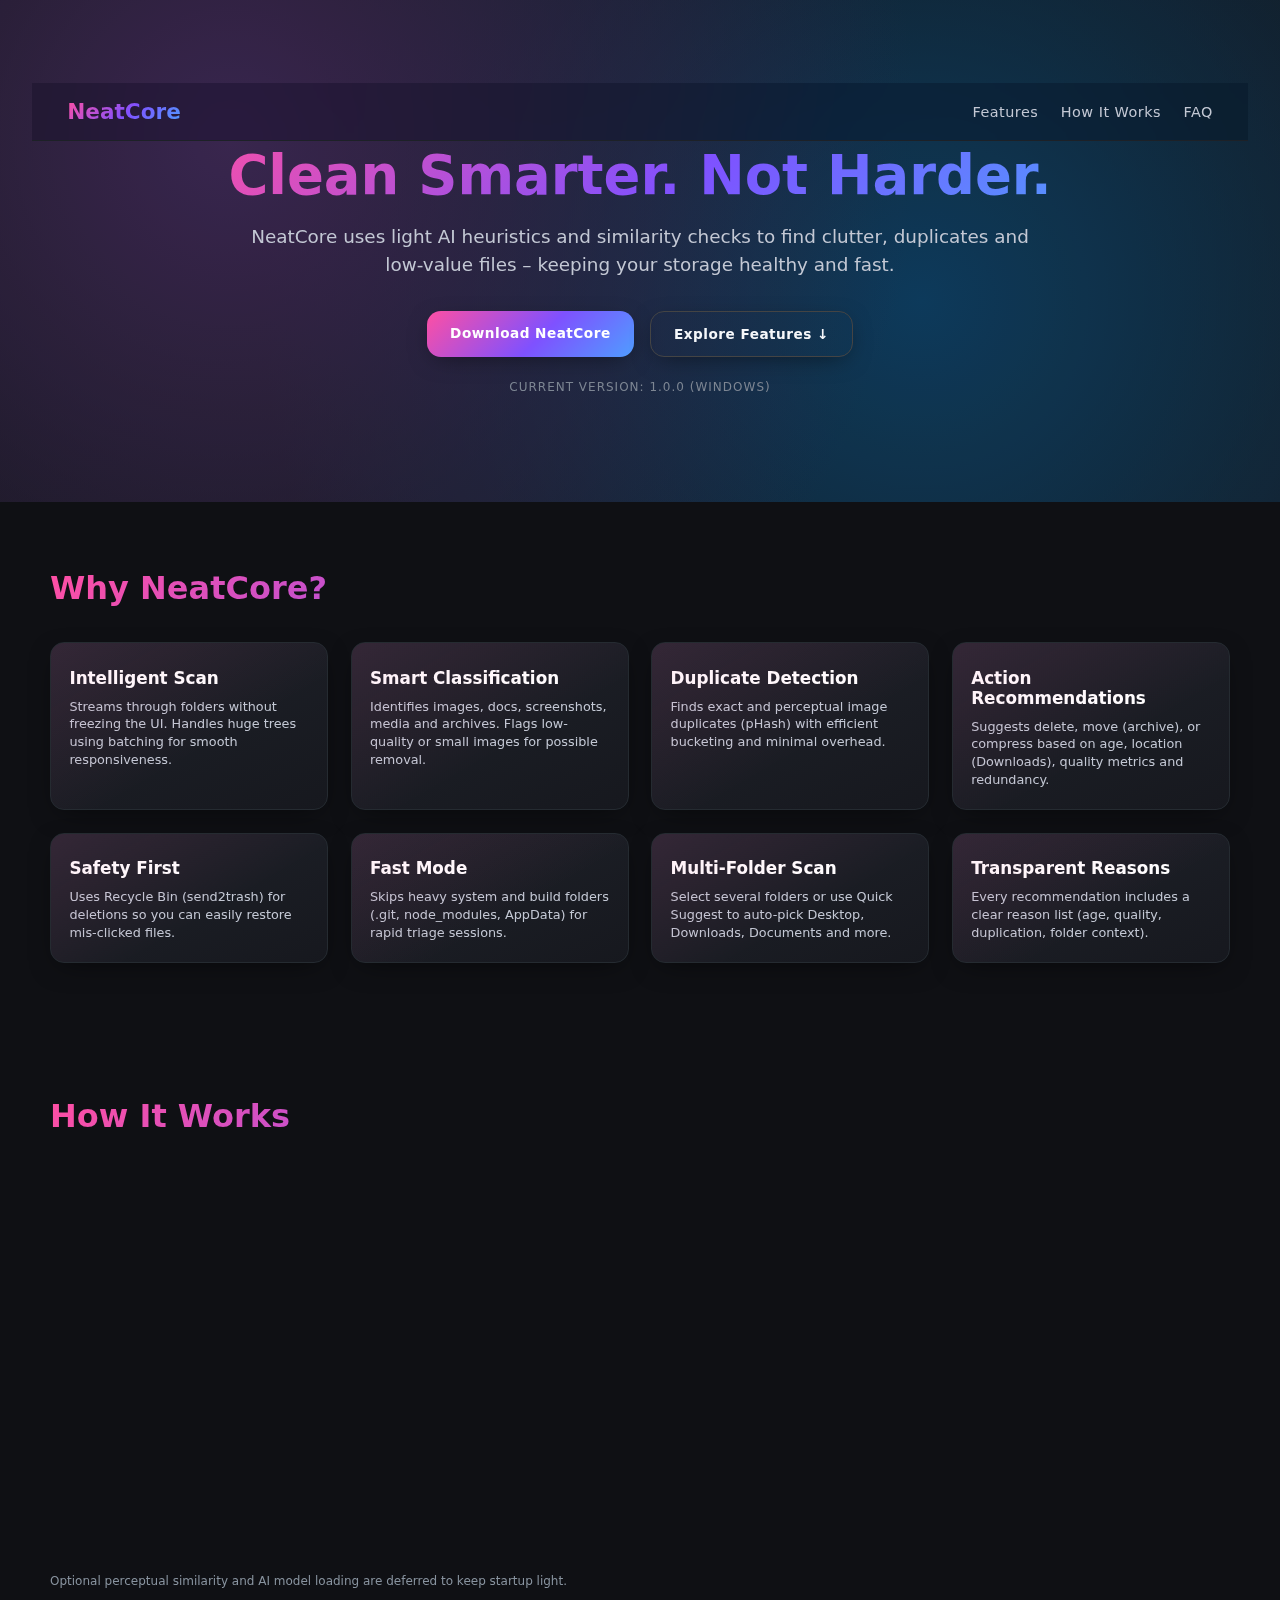
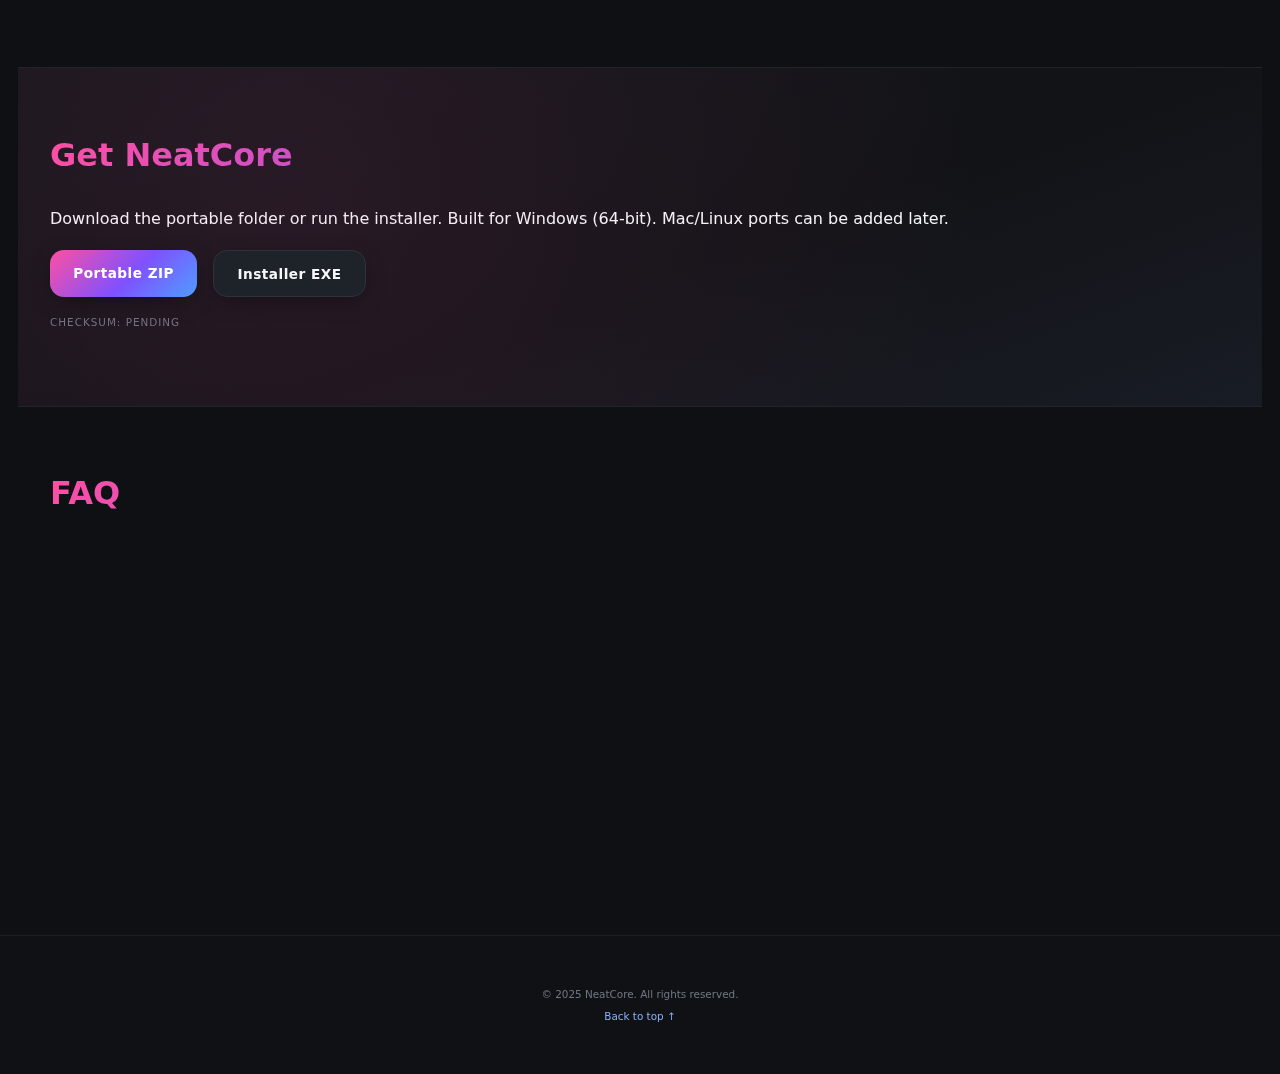
<file: index.html>
<!DOCTYPE html>
<html lang="en">
<head>
  <meta charset="UTF-8" />
  <meta name="viewport" content="width=device-width,initial-scale=1" />
  <title>NeatCore – Intelligent File Cleaner</title>
  <meta name="description" content="NeatCore intelligently scans, classifies and cleans your files with AI recommendations, safe actions and duplicate detection." />
  <!-- Primary stylesheet (root assets first). Fallback to website/ path if deployed subfolder -->
  <link rel="stylesheet" href="assets/style.css" />
  <link rel="stylesheet" href="website/assets/style.css" media="print" onload="this.media='all'">
  <link rel="icon" type="image/png" href="assets/icon.png" />
</head>
<body>
<header class="hero" id="top">
  <div class="nav">
    <div class="logo">NeatCore</div>
    <nav>
      <a href="#features">Features</a>
      <a href="#how">How It Works</a>
      <a href="#faq">FAQ</a>
    </nav>
  </div>
  <div class="hero-content">
    <h1>Clean Smarter. Not Harder.</h1>
    <p class="tagline">NeatCore uses light AI heuristics and similarity checks to find clutter, duplicates and low-value files – keeping your storage healthy and fast.</p>
    <div class="cta">
      <a class="btn primary" id="downloadBtn" data-file="website/downloads/NeatCore.zip" href="website/downloads/NeatCore.zip">Download NeatCore</a>
      <a class="btn ghost" href="#features">Explore Features ↓</a>
    </div>
    <p class="version">Current Version: 1.0.0 (Windows)</p>
  </div>
  <div class="hero-bg"></div>
</header>
<main>
  <section id="features" class="section features">
    <h2>Why NeatCore?</h2>
    <div class="grid">
      <div class="card"><h3>Intelligent Scan</h3><p>Streams through folders without freezing the UI. Handles huge trees using batching for smooth responsiveness.</p></div>
      <div class="card"><h3>Smart Classification</h3><p>Identifies images, docs, screenshots, media and archives. Flags low-quality or small images for possible removal.</p></div>
      <div class="card"><h3>Duplicate Detection</h3><p>Finds exact and perceptual image duplicates (pHash) with efficient bucketing and minimal overhead.</p></div>
      <div class="card"><h3>Action Recommendations</h3><p>Suggests delete, move (archive), or compress based on age, location (Downloads), quality metrics and redundancy.</p></div>
      <div class="card"><h3>Safety First</h3><p>Uses Recycle Bin (send2trash) for deletions so you can easily restore mis-clicked files.</p></div>
      <div class="card"><h3>Fast Mode</h3><p>Skips heavy system and build folders (.git, node_modules, AppData) for rapid triage sessions.</p></div>
      <div class="card"><h3>Multi-Folder Scan</h3><p>Select several folders or use Quick Suggest to auto-pick Desktop, Downloads, Documents and more.</p></div>
      <div class="card"><h3>Transparent Reasons</h3><p>Every recommendation includes a clear reason list (age, quality, duplication, folder context).</p></div>
    </div>
  </section>
  <section id="how" class="section how">
    <h2>How It Works</h2>
    <ol class="steps">
      <li><strong>Select Folders</strong> or use <em>Quick Suggest</em>.</li>
      <li><strong>Streaming Scan</strong> populates the table as files are seen.</li>
      <li><strong>Analysis</strong> classifies each file and computes quality metrics for images.</li>
      <li><strong>Duplicate Pass</strong> groups exact + perceptual matches.</li>
      <li><strong>Recommendations</strong> applied rules for old screenshots, low-quality images, old downloads, duplicates.</li>
      <li><strong>Bulk Actions</strong> choose Delete, Move or Compress safely.</li>
    </ol>
    <p class="note">Optional perceptual similarity and AI model loading are deferred to keep startup light.</p>
  </section>
  <section id="download" class="section alt">
    <h2>Get NeatCore</h2>
    <p>Download the portable folder or run the installer. Built for Windows (64‑bit). Mac/Linux ports can be added later.</p>
    <div class="downloads">
      <a class="btn primary" id="downloadBtn" data-file="website/downloads/NeatCore.zip" href="website/downloads/NeatCore.zip">Portable ZIP</a>
      <a class="btn" id="downloadInstallerBtn" data-file="website/downloads/NeatCore-Setup.exe" href="website/downloads/NeatCore-Setup.exe">Installer EXE</a>
    </div>
    <p class="hash" id="hashInfo">Checksum: pending</p>
  </section>
  <section id="faq" class="section faq">
    <h2>FAQ</h2>
    <details><summary>Is it safe?</summary><p>Deletes go to Recycle Bin. You can restore anytime before emptying it.</p></details>
    <details><summary>Does it use heavy AI?</summary><p>Core heuristics are lightweight. Optional CLIP model can classify images if you enable it.</p></details>
    <details><summary>Can I undo actions?</summary><p>Yes—restore from Recycle Bin or keep backups of moved/compressed files.</p></details>
    <details><summary>How are duplicates detected?</summary><p>Exact hash (MD5) plus perceptual pHash for visually similar images.</p></details>
    <details><summary>Will it auto delete?</summary><p>No. You explicitly approve actions. Recommendations are guidance only.</p></details>
  </section>
</main>
<footer class="footer">
  <p>© 2025 NeatCore. All rights reserved.</p>
  <p><a href="#top">Back to top ↑</a></p>
</footer>
<script src="assets/script.js"></script>
<script src="website/assets/script.js" defer></script>
</body>
</html>
</file>
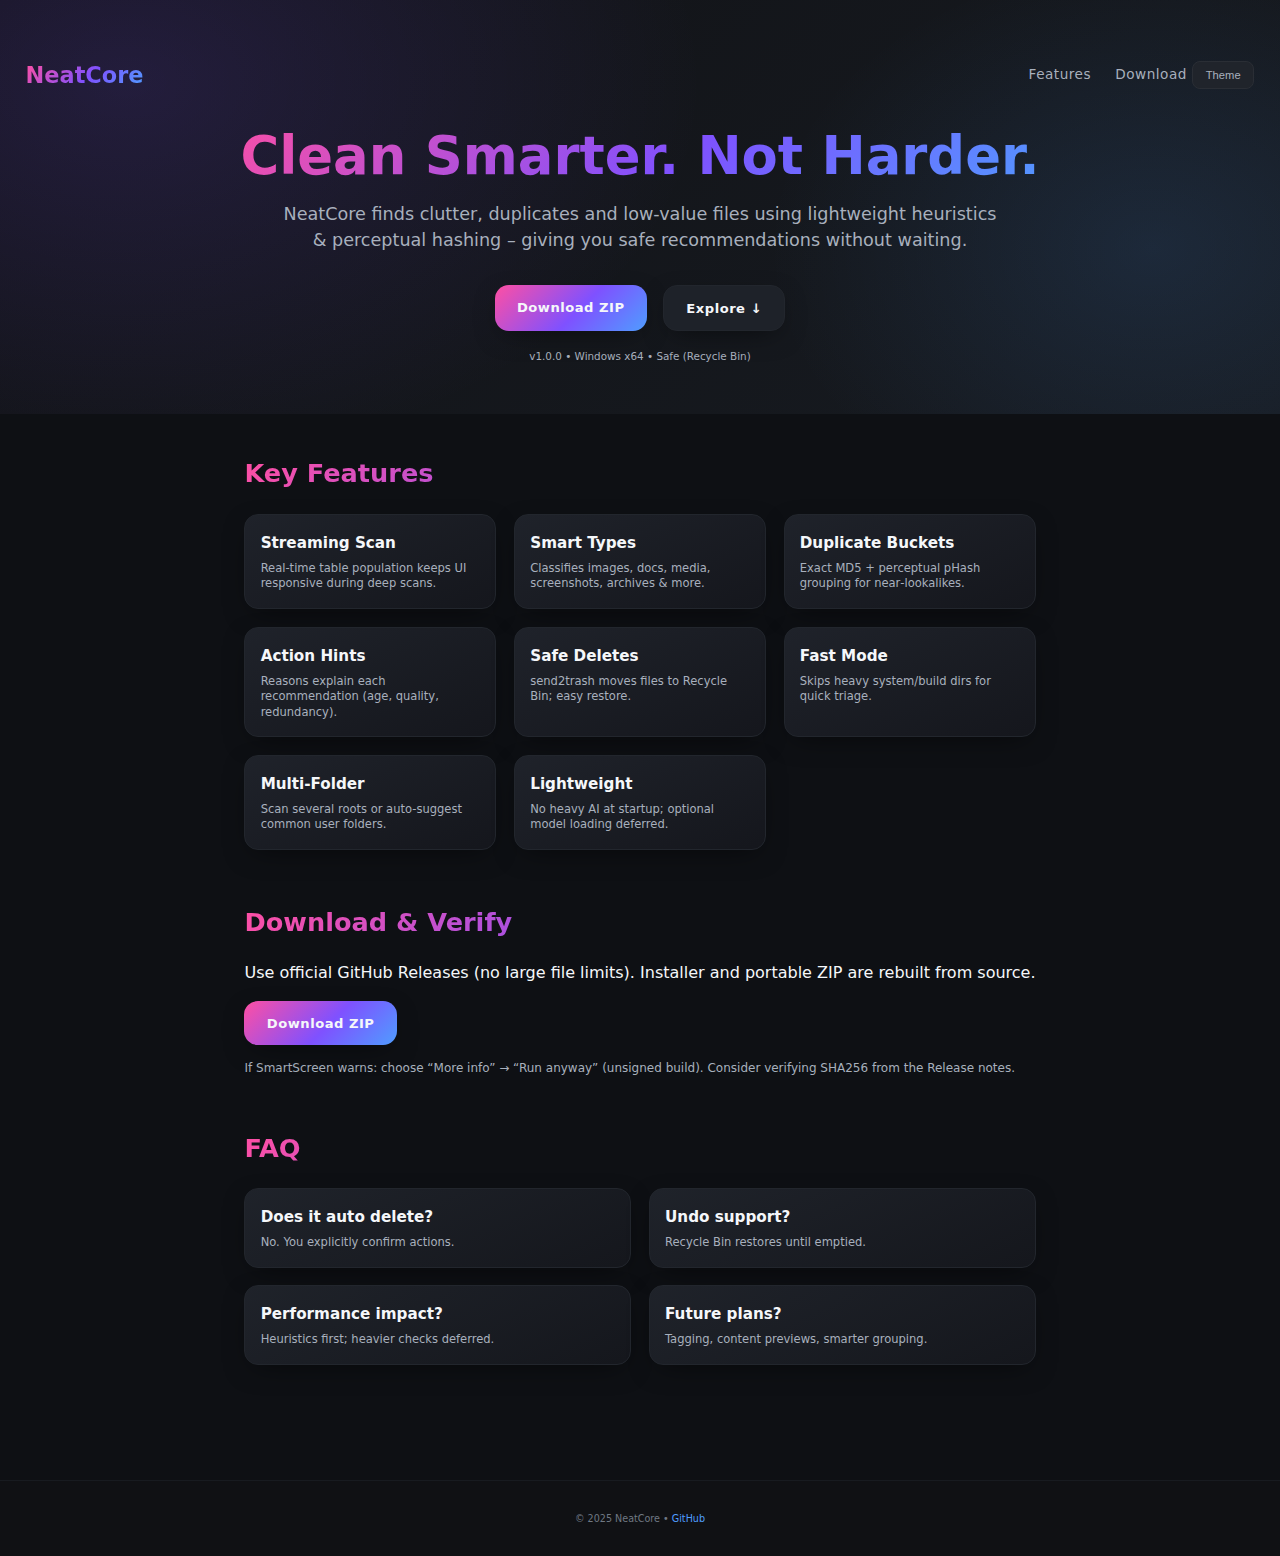
<file: docs/index.html>
<!DOCTYPE html>
<html lang="en">
<head>
<meta charset="UTF-8" />
<meta name="viewport" content="width=device-width,initial-scale=1" />
<title>NeatCore – Fast Intelligent File Cleaner</title>
<meta name="description" content="NeatCore scans, classifies, deduplicates and recommends safe cleanup actions for your files." />
<link rel="icon" type="image/png" href="../assets/icon.png" />
<style>
:root{--accentA:#ff4fa3;--accentB:#7f51ff;--accentC:#4f9dff;--bg:#0e1014;--panel:#171b21;--border:#22262d;--text:#f5f7fa;--muted:#a8b0bd;--radius:14px;--shadow:0 8px 28px -10px rgba(0,0,0,.6);--glow:0 0 0px rgba(127,81,255,0);font-family:'Segoe UI',system-ui,sans-serif;}
*{box-sizing:border-box;margin:0;padding:0}
body{background:var(--bg);color:var(--text);display:flex;flex-direction:column;min-height:100vh;-webkit-font-smoothing:antialiased;}
a{text-decoration:none;color:#4f9dff}a:hover{text-decoration:underline}
header{padding:3.8rem 1.6rem 3.2rem;position:relative;overflow:hidden}
header::before{content:"";position:absolute;inset:0;background:
  radial-gradient(60rem 40rem at 10% 20%,rgba(127,81,255,.16),transparent 60%),
  radial-gradient(40rem 30rem at 90% 60%,rgba(79,157,255,.12),transparent 60%),
  linear-gradient(140deg,#121317,#181c22);opacity:.98;z-index:0}
.nav{display:flex;justify-content:space-between;align-items:center;position:relative;z-index:2;margin-bottom:2.4rem}
.logo{font-size:1.4rem;font-weight:600;background:linear-gradient(135deg,var(--accentA),var(--accentB) 55%,var(--accentC));-webkit-background-clip:text;color:transparent}
.nav a{font-size:.85rem;letter-spacing:.5px;color:var(--muted);margin-left:1.2rem;transition:.3s}
.nav a:hover{color:var(--text)}
.hero{position:relative;z-index:2;max-width:880px;margin:0 auto;text-align:center}
.hero h1{font-size:clamp(2.3rem,4.8vw,3.3rem);line-height:1.05;background:linear-gradient(135deg,var(--accentA),var(--accentB) 55%,var(--accentC));-webkit-background-clip:text;color:transparent;font-weight:700;margin-bottom:1.1rem}
.tagline{font-size:1.1rem;line-height:1.5;color:var(--muted);max-width:720px;margin:0 auto 2rem}
.cta{display:flex;justify-content:center;flex-wrap:wrap;gap:1rem;margin-bottom:1.2rem}
.btn{background:#1e2229;color:var(--text);padding:.9rem 1.4rem;font-size:.82rem;font-weight:600;letter-spacing:.5px;border-radius:var(--radius);border:1px solid var(--border);box-shadow:var(--shadow);transition:.35s, box-shadow .35s;position:relative;overflow:hidden}
.btn.primary{background:linear-gradient(135deg,var(--accentA),var(--accentB) 55%,var(--accentC));border:none}
.btn:hover{transform:translateY(-4px);box-shadow:0 14px 36px -12px rgba(127,81,255,.55)}
main{flex:1;padding:2.8rem 1.6rem 3.6rem;max-width:1100px;margin:0 auto}
section{margin-bottom:3.6rem}
section h2{font-size:1.6rem;margin-bottom:1.6rem;font-weight:650;background:linear-gradient(135deg,var(--accentA),var(--accentB) 55%,var(--accentC));-webkit-background-clip:text;color:transparent}
.features{display:grid;grid-template-columns:repeat(auto-fit,minmax(230px,1fr));gap:1.1rem}
.card{background:linear-gradient(155deg,rgba(34,38,46,.85),rgba(22,24,30,.85));border:1px solid var(--border);border-radius:var(--radius);padding:1rem .95rem;box-shadow:var(--shadow);position:relative;overflow:hidden;transition:transform .25s ease, border-color .25s ease}
.card:hover{transform:translateY(-3px);border-color:#2a2f37}
.card h3{font-size:.95rem;font-weight:600;margin:.2rem 0 .55rem}
.card p{font-size:.72rem;line-height:1.35;color:var(--muted);margin:0}
.downloads{display:flex;flex-wrap:wrap;gap:.9rem;margin:1.2rem 0 1rem}
.note{font-size:.75rem;color:var(--muted);margin-top:.6rem}
footer{text-align:center;padding:2rem .8rem;font-size:.6rem;color:#6f7883;border-top:1px solid #181b20;background:#101114}
.theme-toggle{cursor:pointer;background:#20242b;border:1px solid #2a2e35;padding:.45rem .8rem;border-radius:8px;font-size:.7rem;color:var(--muted);transition:.3s}
.theme-toggle:hover{color:var(--text)}
.dark body{background:#0a0c0f}
.dark header::before{background:radial-gradient(circle at 22% 28%,#2b193b,transparent 60%),radial-gradient(circle at 75% 62%,#0b3451,transparent 66%),linear-gradient(140deg,#0c0d10,#15171c)}
@media (max-width:760px){header{padding:2.8rem 1rem 2.4rem}.nav{flex-direction:column;align-items:flex-start}.nav a{margin-left:0;margin-right:1rem}.hero h1{font-size:2.4rem}.tagline{font-size:.95rem}.features{grid-template-columns:repeat(auto-fit,minmax(170px,1fr))}}
</style>
</head>
<body>
<header>
  <div class="nav">
    <div class="logo">NeatCore</div>
    <div>
      <a href="#features">Features</a>
      <a href="#download">Download</a>
      <button id="themeBtn" class="theme-toggle" aria-label="Toggle theme">Theme</button>
    </div>
  </div>
  <div class="hero">
    <h1>Clean Smarter. Not Harder.</h1>
    <p class="tagline">NeatCore finds clutter, duplicates and low-value files using lightweight heuristics & perceptual hashing – giving you safe recommendations without waiting.</p>
    <div class="cta">
      <a class="btn primary" href="https://github.com/danylokv-lang/NeatCore/releases/latest/download/NeatCore.zip">Download ZIP</a>
      <a class="btn" href="#features">Explore ↓</a>
    </div>
    <div style="font-size:.65rem;color:var(--muted);">v1.0.0 • Windows x64 • Safe (Recycle Bin)</div>
  </div>
</header>
<main>
  <section id="features">
    <h2>Key Features</h2>
    <div class="features">
      <div class="card"><h3>Streaming Scan</h3><p>Real‑time table population keeps UI responsive during deep scans.</p></div>
      <div class="card"><h3>Smart Types</h3><p>Classifies images, docs, media, screenshots, archives & more.</p></div>
      <div class="card"><h3>Duplicate Buckets</h3><p>Exact MD5 + perceptual pHash grouping for near‑lookalikes.</p></div>
      <div class="card"><h3>Action Hints</h3><p>Reasons explain each recommendation (age, quality, redundancy).</p></div>
      <div class="card"><h3>Safe Deletes</h3><p>send2trash moves files to Recycle Bin; easy restore.</p></div>
      <div class="card"><h3>Fast Mode</h3><p>Skips heavy system/build dirs for quick triage.</p></div>
      <div class="card"><h3>Multi-Folder</h3><p>Scan several roots or auto-suggest common user folders.</p></div>
      <div class="card"><h3>Lightweight</h3><p>No heavy AI at startup; optional model loading deferred.</p></div>
    </div>
  </section>
  <section id="download">
    <h2>Download & Verify</h2>
    <p>Use official GitHub Releases (no large file limits). Installer and portable ZIP are rebuilt from source.</p>
    <div class="downloads">
      <a class="btn primary" href="https://github.com/danylokv-lang/NeatCore/releases/latest/download/NeatCore.zip">Download ZIP</a>
    </div>
    <p class="note">If SmartScreen warns: choose “More info” → “Run anyway” (unsigned build). Consider verifying SHA256 from the Release notes.</p>
  </section>
  <section id="faq">
    <h2>FAQ</h2>
    <div class="features" style="grid-template-columns:repeat(auto-fit,minmax(260px,1fr));">
      <div class="card"><h3>Does it auto delete?</h3><p>No. You explicitly confirm actions.</p></div>
      <div class="card"><h3>Undo support?</h3><p>Recycle Bin restores until emptied.</p></div>
      <div class="card"><h3>Performance impact?</h3><p>Heuristics first; heavier checks deferred.</p></div>
      <div class="card"><h3>Future plans?</h3><p>Tagging, content previews, smarter grouping.</p></div>
    </div>
  </section>
</main>
<footer>
  © 2025 NeatCore • <a href="https://github.com/danylokv-lang/NeatCore">GitHub</a>
</footer>
<script>
const btn=document.getElementById('themeBtn');btn.addEventListener('click',()=>{document.documentElement.classList.toggle('dark');});document.querySelectorAll('a[href^="#"]').forEach(a=>{a.addEventListener('click',e=>{const id=a.getAttribute('href').slice(1);const el=document.getElementById(id);if(el){e.preventDefault();el.scrollIntoView({behavior:'smooth'});}})});
</script>
</body>
</html>
</file>
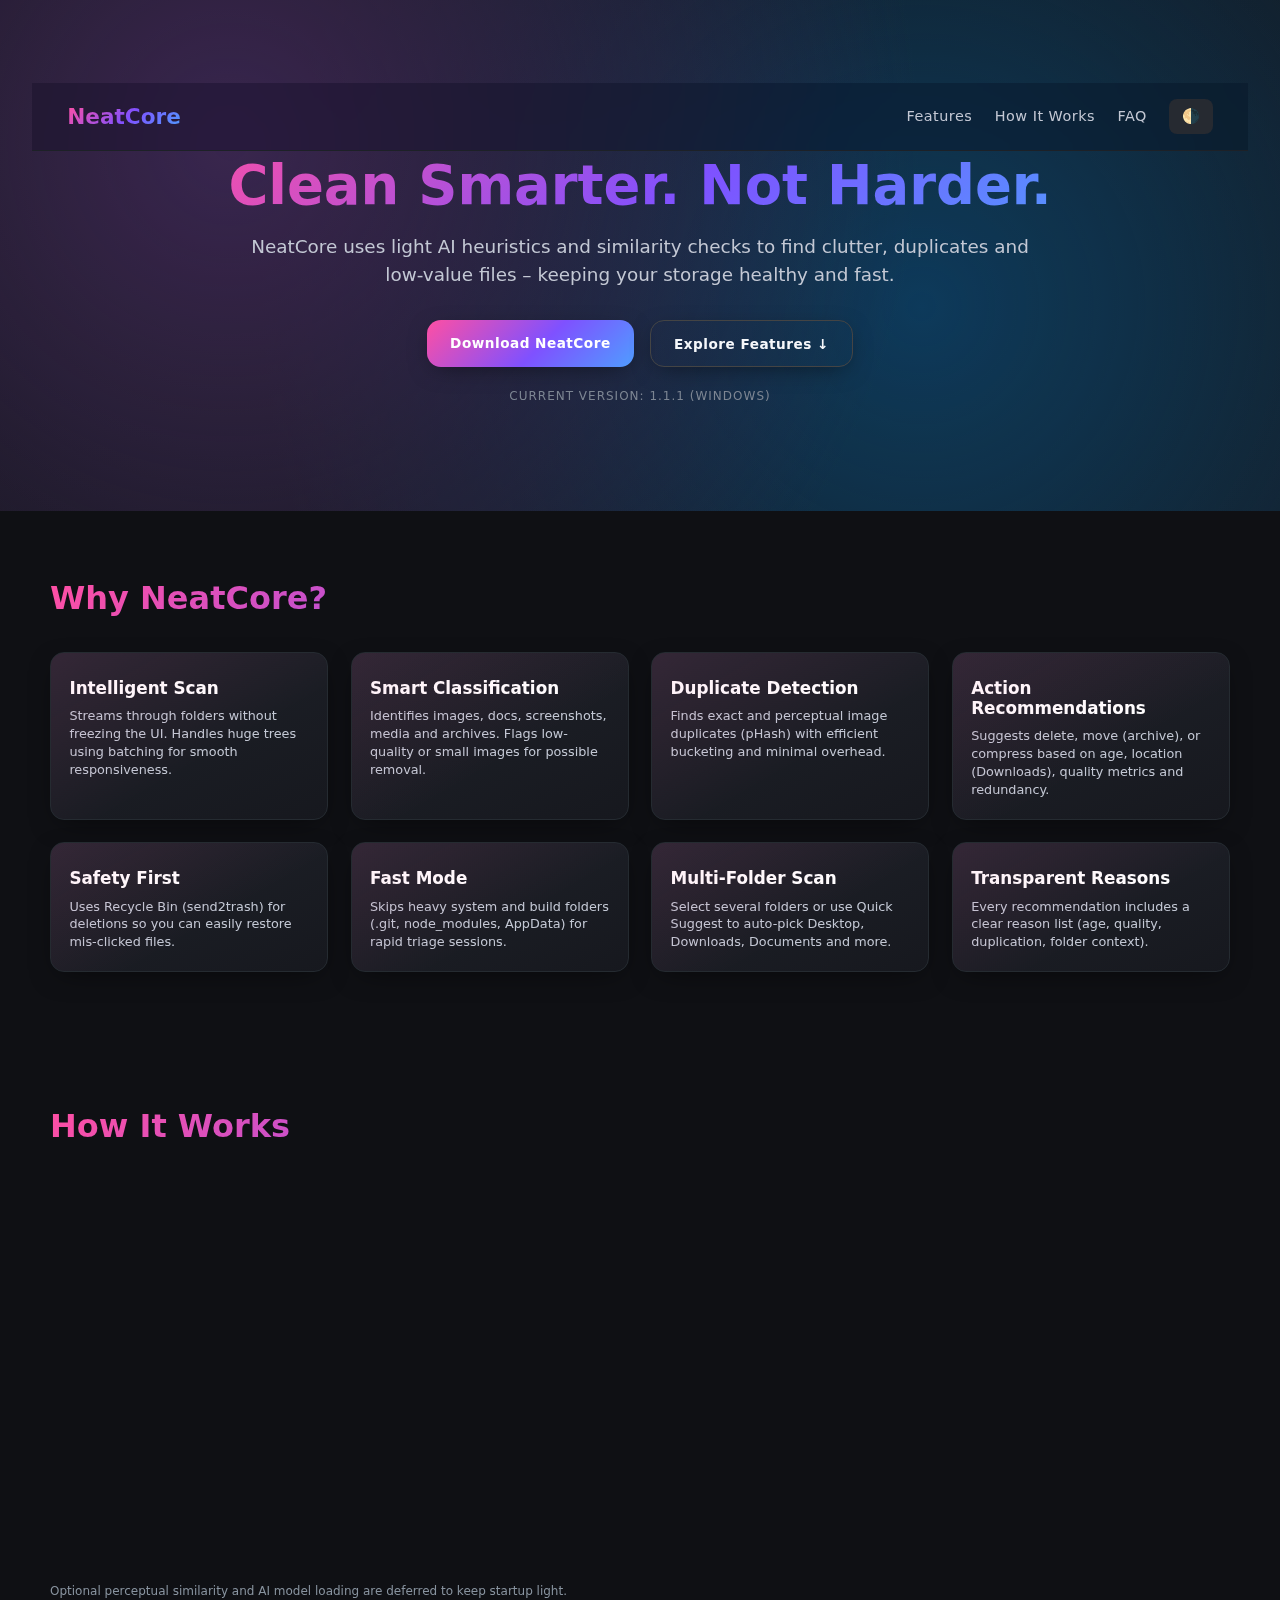
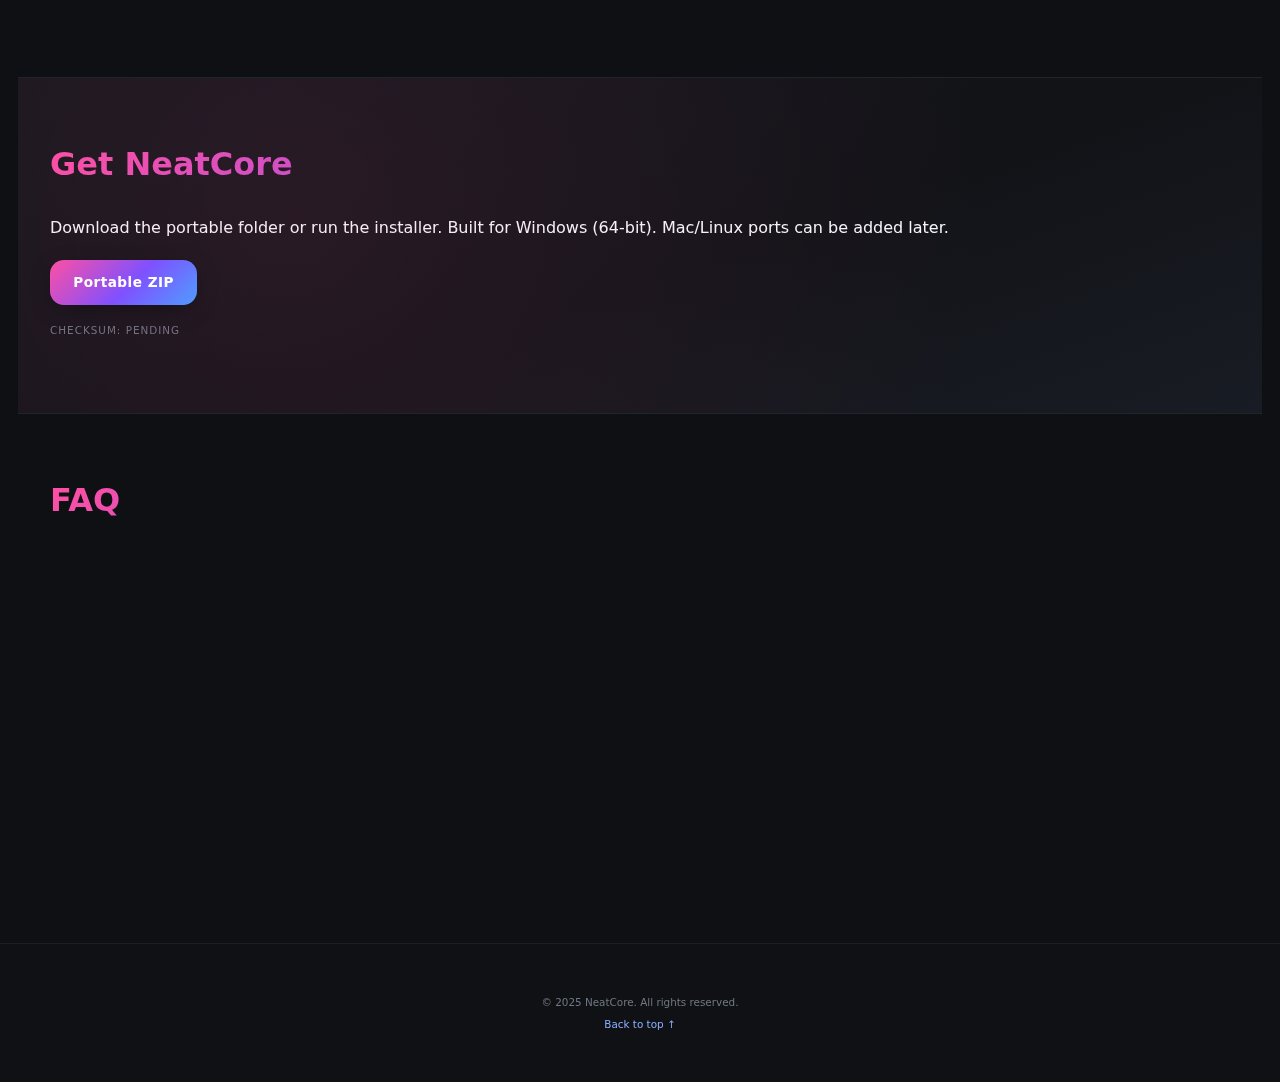
<file: website/index.html>
<!DOCTYPE html>
<html lang="en">
<head>
  <meta charset="UTF-8" />
  <meta name="viewport" content="width=device-width,initial-scale=1" />
  <title>NeatCore – Intelligent File Cleaner</title>
  <meta name="description" content="NeatCore intelligently scans, classifies and cleans your files with AI recommendations, safe actions and duplicate detection." />
  <link rel="stylesheet" href="assets/style.css" />
  <link rel="icon" type="image/png" href="../assets/blue_icon.png" />
</head>
<body>
<header class="hero" id="top">
  <div class="nav">
    <div class="logo">NeatCore</div>
    <nav>
      <a href="#features">Features</a>
      <a href="#how">How It Works</a>
      <a href="#faq">FAQ</a>
      <button id="themeToggle" aria-label="Toggle theme">🌗</button>
    </nav>
  </div>
  <div class="hero-content">
    <h1>Clean Smarter. Not Harder.</h1>
    <p class="tagline">NeatCore uses light AI heuristics and similarity checks to find clutter, duplicates and low-value files – keeping your storage healthy and fast.</p>
    <div class="cta">
      <a class="btn primary" id="downloadBtn" href="https://github.com/danylokv-lang/NeatCore/releases/latest/download/NeatCore.zip">Download NeatCore</a>
      <a class="btn ghost" href="#features">Explore Features ↓</a>
    </div>
    <p class="version">Current Version: 1.1.1 (Windows)</p>
  </div>
  <div class="hero-bg"></div>
</header>
<main>
  <section id="features" class="section features">
    <h2>Why NeatCore?</h2>
    <div class="grid">
      <div class="card"><h3>Intelligent Scan</h3><p>Streams through folders without freezing the UI. Handles huge trees using batching for smooth responsiveness.</p></div>
      <div class="card"><h3>Smart Classification</h3><p>Identifies images, docs, screenshots, media and archives. Flags low-quality or small images for possible removal.</p></div>
      <div class="card"><h3>Duplicate Detection</h3><p>Finds exact and perceptual image duplicates (pHash) with efficient bucketing and minimal overhead.</p></div>
      <div class="card"><h3>Action Recommendations</h3><p>Suggests delete, move (archive), or compress based on age, location (Downloads), quality metrics and redundancy.</p></div>
      <div class="card"><h3>Safety First</h3><p>Uses Recycle Bin (send2trash) for deletions so you can easily restore mis-clicked files.</p></div>
      <div class="card"><h3>Fast Mode</h3><p>Skips heavy system and build folders (.git, node_modules, AppData) for rapid triage sessions.</p></div>
      <div class="card"><h3>Multi-Folder Scan</h3><p>Select several folders or use Quick Suggest to auto-pick Desktop, Downloads, Documents and more.</p></div>
      <div class="card"><h3>Transparent Reasons</h3><p>Every recommendation includes a clear reason list (age, quality, duplication, folder context).</p></div>
    </div>
  </section>
  <section id="how" class="section how">
    <h2>How It Works</h2>
    <ol class="steps">
      <li><strong>Select Folders</strong> or use <em>Quick Suggest</em>.</li>
      <li><strong>Streaming Scan</strong> populates the table as files are seen.</li>
      <li><strong>Analysis</strong> classifies each file and computes quality metrics for images.</li>
      <li><strong>Duplicate Pass</strong> groups exact + perceptual matches.</li>
      <li><strong>Recommendations</strong> applied rules for old screenshots, low-quality images, old downloads, duplicates.</li>
      <li><strong>Bulk Actions</strong> choose Delete, Move or Compress safely.</li>
    </ol>
    <p class="note">Optional perceptual similarity and AI model loading are deferred to keep startup light.</p>
  </section>
  <section id="download" class="section alt">
    <h2>Get NeatCore</h2>
    <p>Download the portable folder or run the installer. Built for Windows (64‑bit). Mac/Linux ports can be added later.</p>
    <div class="downloads">
      <a class="btn primary" id="downloadBtn" href="https://github.com/danylokv-lang/NeatCore/releases/latest/download/NeatCore.zip" download>Portable ZIP</a>
    </div>
    <p class="hash" id="hashInfo">Checksum: pending</p>
  </section>
  <section id="faq" class="section faq">
    <h2>FAQ</h2>
    <details><summary>Is it safe?</summary><p>Deletes go to Recycle Bin. You can restore anytime before emptying it.</p></details>
    <details><summary>Does it use heavy AI?</summary><p>Core heuristics are lightweight. Optional CLIP model can classify images if you enable it.</p></details>
    <details><summary>Can I undo actions?</summary><p>Yes—restore from Recycle Bin or keep backups of moved/compressed files.</p></details>
    <details><summary>How are duplicates detected?</summary><p>Exact hash (MD5) plus perceptual pHash for visually similar images.</p></details>
    <details><summary>Will it auto delete?</summary><p>No. You explicitly approve actions. Recommendations are guidance only.</p></details>
  </section>
</main>
<footer class="footer">
  <p>© 2025 NeatCore. All rights reserved.</p>
  <p><a href="#top">Back to top ↑</a></p>
</footer>
<script src="assets/script.js"></script>
</body>
</html>
</file>
<file: assets/style.css>
/* Root copy of website style for simplified deployment */
@import url('../website/assets/style.css');
</file>
<file: website/assets/style.css>
/* NeatCore Website Styles */
:root {
  --bg: #0f1014;
  --bg-alt: #191b21;
  --text: #f5f7fa;
  --muted: #c3c8d4;
  --accent: linear-gradient(135deg,#ff4fa3,#7f51ff 55%,#4f9dff);
  --accent-solid: #ff4fa3;
  --radius: 14px;
  --shadow: 0 4px 18px -4px rgba(0,0,0,.4);
  font-family: 'Segoe UI', system-ui, sans-serif;
}
html,body {margin:0;padding:0;background:var(--bg);color:var(--text);-webkit-font-smoothing:antialiased;}
body {display:flex;flex-direction:column;min-height:100vh;}
a {color:#4f9dff;text-decoration:none;}a:hover{text-decoration:underline;}

.nav {display:flex;align-items:center;justify-content:space-between;padding:1rem 2.2rem;position:relative;z-index:10;backdrop-filter:saturate(180%) blur(14px);background:rgba(20,22,28,.55);border-bottom:1px solid #1d2127;}
.nav .logo {font-size:1.35rem;font-weight:600;background:var(--accent);-webkit-background-clip:text;color:transparent;}
.nav nav {display:flex;gap:1.4rem;align-items:center;}
.nav nav a {font-size:.9rem;letter-spacing:.5px;color:var(--muted);transition:.3s;}
.nav nav a:hover {color:var(--text);} 
.nav button {background:#262a31;border:0;color:var(--text);padding:.55rem .8rem;border-radius:8px;cursor:pointer;font-size:.9rem;}
.nav button:hover {background:#30353d;}

.hero {position:relative;overflow:hidden;padding:5.2rem 2rem 6rem;}
.hero-bg {position:absolute;inset:0;background:radial-gradient(circle at 18% 28%,#3c2852,transparent 62%),radial-gradient(circle at 72% 60%,#0d3d5f,transparent 68%),linear-gradient(140deg,#121317,#171b22);opacity:.95;}
.hero-content {max-width:980px;margin:0 auto;position:relative;z-index:5;text-align:center;}
.hero h1 {font-size:clamp(2.4rem,5vw,3.4rem);margin:.2rem 0 1rem;background:var(--accent);-webkit-background-clip:text;color:transparent;font-weight:700;}
.tagline {font-size:1.15rem;line-height:1.5;color:var(--muted);max-width:780px;margin:0 auto 2rem;}
.cta {display:flex;gap:1rem;justify-content:center;flex-wrap:wrap;margin-bottom:1.4rem;}
.btn {display:inline-block;padding:.9rem 1.45rem;border-radius:14px;font-size:.85rem;font-weight:600;letter-spacing:.5px;position:relative;background:#1e2229;color:var(--text);box-shadow:0 6px 24px -8px rgba(0,0,0,.55);transition:.35s;border:1px solid #2e333a;overflow:hidden;}
.btn::before {content:"";position:absolute;inset:0;background:linear-gradient(120deg,rgba(255,79,163,.0),rgba(127,81,255,.08));opacity:0;transition:.45s;}
.btn:hover::before {opacity:1;}
.btn:hover {transform:translateY(-4px);box-shadow:0 10px 28px -6px rgba(0,0,0,.65);}
.btn.primary {background:var(--accent);border:none;color:#fff;}
.btn.ghost {background:transparent;border:1px solid #444;}
.version {font-size:.75rem;color:#7d8693;letter-spacing:1px;text-transform:uppercase;}

.section {padding:4.2rem 2rem;max-width:1180px;margin:0 auto;}
.section h2 {margin:0 0 2.2rem;font-size:2rem;font-weight:650;background:var(--accent);-webkit-background-clip:text;color:transparent;}
.features .grid {display:grid;grid-template-columns:repeat(auto-fit,minmax(250px,1fr));gap:1.4rem;}
.card {background:linear-gradient(155deg,rgba(34,38,46,.85),rgba(24,26,32,.85));backdrop-filter:blur(18px) saturate(160%);padding:1.25rem 1.15rem;border-radius:var(--radius);box-shadow:0 8px 28px -10px rgba(0,0,0,.6);position:relative;overflow:hidden;border:1px solid #252b31;}
.card h3 {margin:.3rem 0 .6rem;font-size:1.05rem;font-weight:600;color:#fff;}
.card p {margin:0;font-size:.8rem;line-height:1.4;color:var(--muted);}
.card::before {content:"";position:absolute;inset:0;background:linear-gradient(150deg,rgba(255,79,163,.18),transparent 60%);opacity:.55;}

.how .steps {list-style:none;margin:0;padding:0;counter-reset:st;display:grid;gap:.9rem;}
.how .steps li {background:linear-gradient(150deg,#1d2026,#181a20);padding:1rem .9rem;border-radius:12px;position:relative;font-size:.85rem;color:var(--muted);border:1px solid #262a30;box-shadow:0 4px 14px -6px rgba(0,0,0,.55);}
.how .steps li strong {color:#fff;}
.how .steps li::before {counter-increment:st;content:counter(st);position:absolute;top:.7rem;right:.9rem;background:#28313a;color:#fff;font-size:.7rem;width:26px;height:26px;display:grid;place-items:center;border-radius:50%;}
.note {margin-top:2rem;font-size:.75rem;color:#88939f;}

.alt {background:linear-gradient(160deg,#14161b,#121317 55%,#181c24);border-top:1px solid #20242b;border-bottom:1px solid #20242b;position:relative;}
.alt::before {content:"";position:absolute;inset:0;background:radial-gradient(circle at 22% 40%,rgba(255,79,163,.09),transparent 70%);pointer-events:none;}
.downloads {display:flex;gap:1rem;flex-wrap:wrap;margin:1.4rem 0 1.2rem;}
.hash {font-size:.65rem;color:#6c7681;letter-spacing:1px;text-transform:uppercase;}

.faq details {background:linear-gradient(160deg,#1f2228,#181a1f);margin-bottom:.9rem;padding:.9rem 1rem;border-radius:12px;box-shadow:0 4px 16px -6px rgba(0,0,0,.6);border:1px solid #262a30;}
.faq summary {cursor:pointer;font-weight:600;color:#fff;}
.faq p {font-size:.8rem;color:var(--muted);margin:.6rem 0 0;}

.footer {margin-top:auto;text-align:center;padding:2.6rem 1rem;font-size:.65rem;color:#6f7883;background:#101114;border-top:1px solid #1c1e23;}
.footer a {color:#8aaeff;}

/* Reveal animation */
.pre-reveal {opacity:0;transform:translateY(18px);transition:.7s cubic-bezier(.25,.6,.2,1);}
.reveal {opacity:1;transform:translateY(0);}

/* Responsive */
@media (max-width:780px){
  .nav {flex-direction:column;gap:.8rem;padding:1rem 1.3rem;}
  .hero {padding:3.3rem 1.1rem 4.2rem;}
  .tagline {font-size:1rem;}
  .section {padding:3.2rem 1.1rem;}
  .downloads {justify-content:center;}
}
</file>
